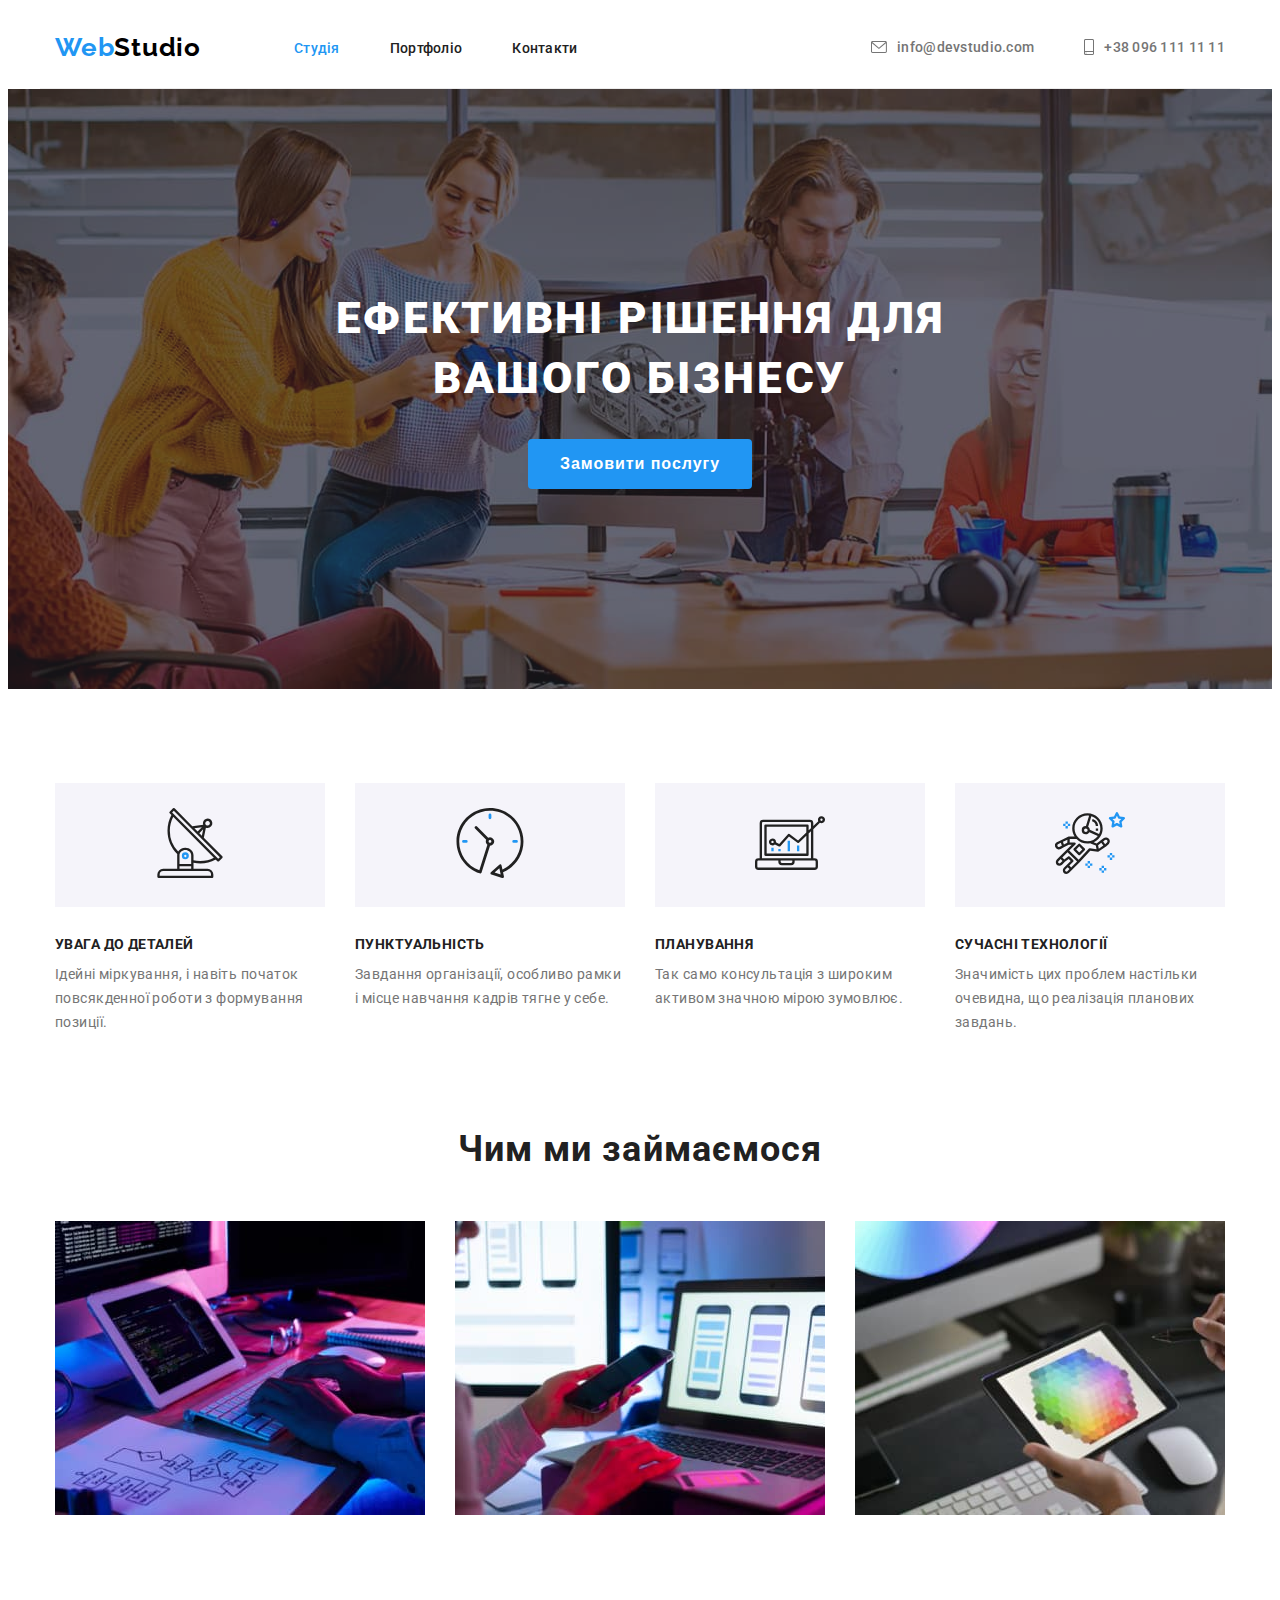
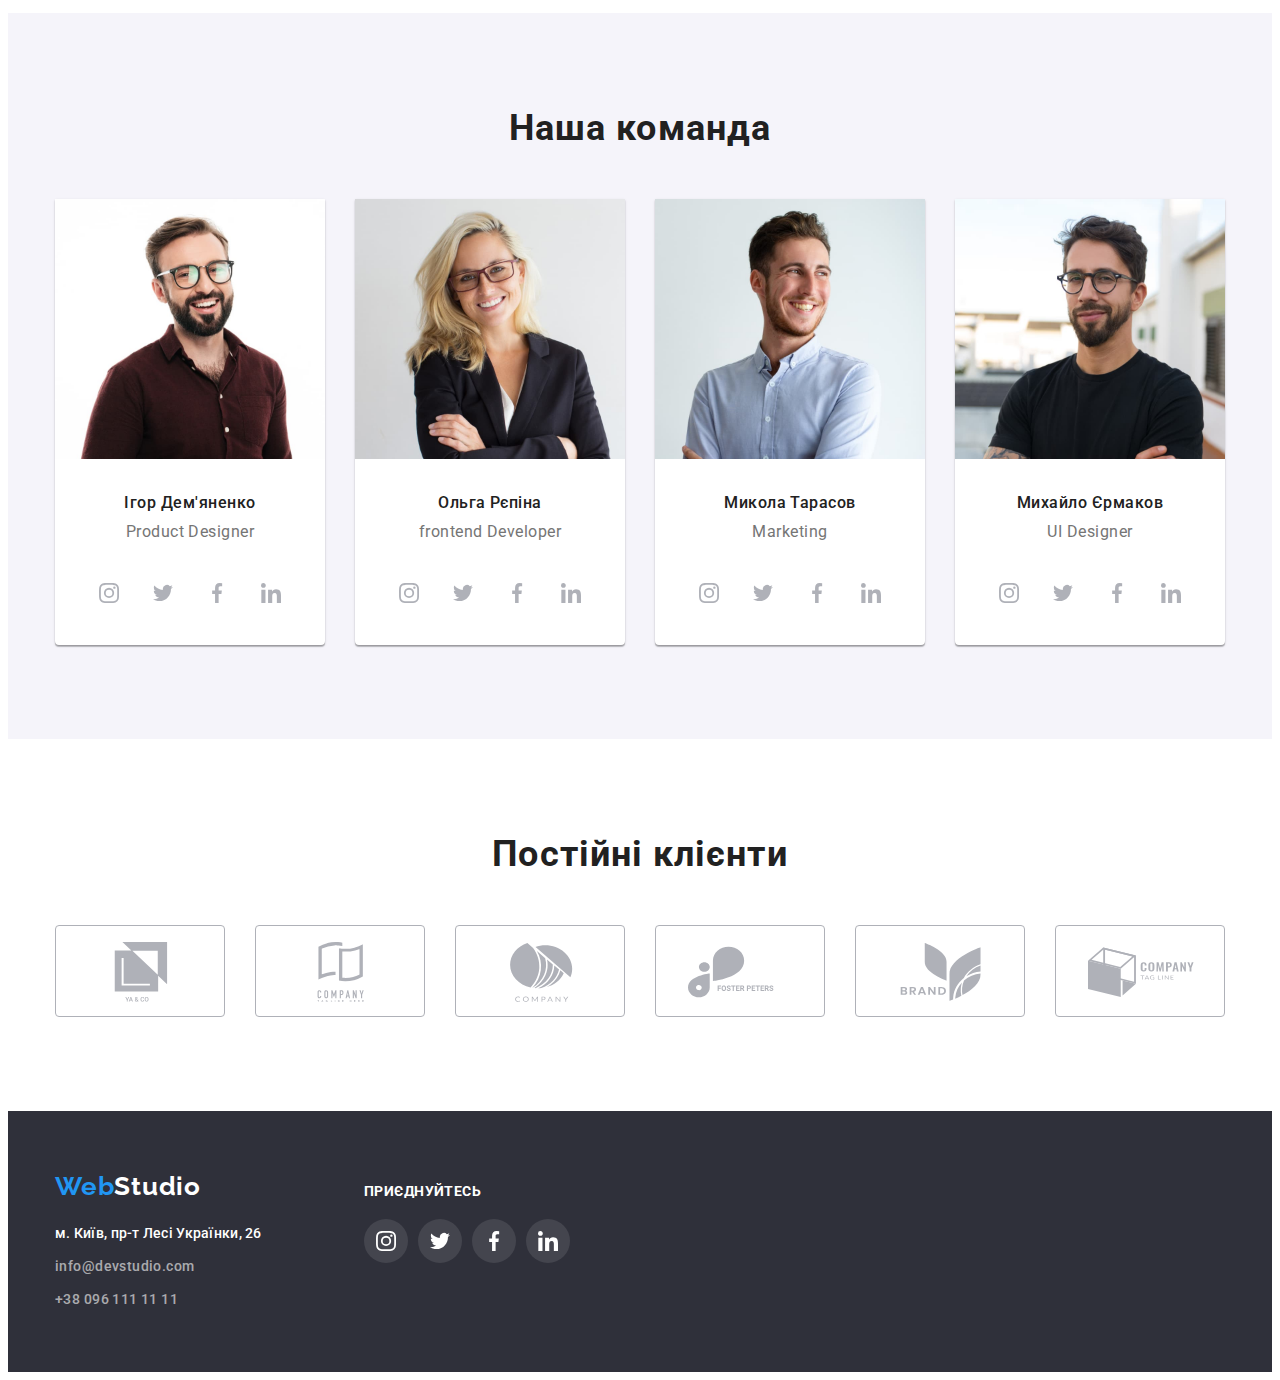
<file: index.html>
<!DOCTYPE html>
<html lang="uk">
<head>
    <meta charset="UTF-8">
    <meta http-equiv="X-UA-Compatible" content="IE=edge">
    <meta name="viewport" content="width=, initial-scale=1.0">
    <title>Document</title>
    <link rel="preconnect" href="https://fonts.googleapis.com">
    <link rel="preconnect" href="https://fonts.gstatic.com" crossorigin>
    <link href="https://fonts.googleapis.com/css2?family=Raleway:wght@700&family=Roboto:wght@400;500;700;900&display=swap" rel="stylesheet">  
    <link rel="stylesheet" href="https://cdnjs.cloudflare.com/ajax/libs/modern-normalize/1.1.0/modern-normalize.min.css" integrity="sha512-wpPYUAdjBVSE4KJnH1VR1HeZfpl1ub8YT/NKx4PuQ5NmX2tKuGu6U/JRp5y+Y8XG2tV+wKQpNHVUX03MfMFn9Q==" crossorigin="anonymous" referrerpolicy="no-referrer" />
    <link rel="stylesheet" href="./css/styles.css"> 
</head>
<body>
    <header>        
        <!-- main menu  --> 
        <div class="container header">       
            <!-- logo -->           
            <a href="./index.html" class="logo"> <span class="logo-accent">Web</span>Studio </a>
            <!-- navigation -->
            <nav class="nav">                
                <ul class="nav-list">
                    <li class="nav-list-li"><a class="nav-item current" href="./index.html">Студія</a></li>
                    <li class="nav-list-li"><a  class="nav-item" href="./portfolio.html">Портфоліо</a></li>
                    <li class="nav-list-li"><a  class="nav-item" href="/contact">Контакти</a></li>        
                </ul>
            </nav>
            <!-- contacts -->
            <div class="contacts">
                <a href="mailto:info@devstudio.com" class="contact-link">
                    <div class="contact-icon">
                        <svg class="icon" width="16" height="12">                        
                            <use xlink:href="./images/icons.svg#icon-envelope"></use>       
                        </svg>                    
                        <span>info@devstudio.com</span>
                    </div>
                </a>  
                <a href="tel:+380961111111" class="contact-link">
                    <div class="contact-icon">
                        <svg class="icon" width="10" height="16">                        
                            <use xlink:href="./images/icons.svg#icon-smartphone"></use>     
                        </svg>                    
                        <span>+38 096 111 11 11</span>
                    </div>                                        
                </a>
            </div> 
        </div>          
    </header>                                              
    <main>                
        <!-- big header -->
        <section class="section hero">  
            <div class="container">           
                <h1 class="big-header">
                    Ефективні рішення для <br>вашого бізнесу
                </h1>
                <button type="button" class="button-accent">
                    Замовити послугу
                </button> 
            </div>         
        </section>       
        <!-- features name-->
        <section class="section">
            <div class="container">           
                <ul class="list-features">                                      
                    <li class="list-features-li">
                        <div class="features-icon-container">
                            <svg class="icon" width="70" height="70">                      
                                <use xlink:href="./images/icons.svg#icon-antenna1"></use>  
                            </svg> 
                        </div>
                        <h3 class="list-features-name">УВАГА ДО ДЕТАЛЕЙ</h3>
                        <p class="list-features-text">Ідейні міркування, і навіть початок повсякденної роботи з формування позиції.</p>
                    </li>                                                                                    
                    <li class="list-features-li">
                        <div class="features-icon-container">
                            <svg class="icon" width="70" height="70">                    
                                <use xlink:href="./images/icons.svg#icon-clock2"></use>  
                            </svg> 
                        </div> 
                        <h3 class="list-features-name">ПУНКТУАЛЬНІСТЬ</h3>
                        <p class="list-features-text">Завдання організації, особливо рамки і місце навчання кадрів тягне у себе.</p>
                    </li>                 
                    <li class="list-features-li">
                        <div class="features-icon-container">
                            <svg class="icon" width="70" height="70">                    
                                <use xlink:href="./images/icons.svg#icon-diagram3"></use>
                            </svg> 
                        </div> 

                        <h3 class="list-features-name">ПЛАНУВАННЯ</h3>
                        <p class="list-features-text">Так само консультація з широким активом значною мірою зумовлює.</p>
                    </li>
                    <li class="list-features-li">
                        <div class="features-icon-container">
                            <svg class="icon" width="70" height="70">                      
                                <use xlink:href="./images/icons.svg#icon-astronaut4"></use>
                            </svg> 
                        </div> 
                        <h3 class="list-features-name">СУЧАСНІ ТЕХНОЛОГІЇ</h3>
                        <p class="list-features-text">Значимість цих проблем настільки очевидна, що реалізація планових завдань.</p>
                    </li>                                                                                                                                       
                 </ul> 
            </div>  
        </section>
        <!-- what we do -->
        <section class="section what-do">
            <div class="container"> 
                <h2 class="section-header">
                    Чим ми займаємося
                </h2>
                <!-- list photo what we do -->
                <ul class="list-do">
                    <li class="list-do-item">
                        <img src="images/work_computer.jpg" alt="человек за компьютером" width="370"> 
                    </li> 
                    <li class="list-do-item">
                        <img  src="images/tel_and_comp.jpg" alt="человек с телефоном у компьютера" width="370">  
                    </li>            
                    <li class="list-do-item">
                        <img src="images/stylus.jpg" alt="человек со стилусом" width="370">
                    </li>                 
                </ul>
            </div>
        </section>        
        <!-- our team -->
        <section class="section team">
            <div class="container"> 
                <h2 class="section-header">
                    Наша команда
                </h2>            
                <ul class="list-team">                   
                    <li class="list-team-item"> 
                        <img class="img-team" src="images/product_designer.jpg" alt="продакт дизайнер" width="270">                    
                        <h3 class="list-team-name">Ігор Дем'яненко</h3>
                        <p class="list-team-position" lang="en">Product Designer</p>
                        <ul class="social-links">                        
                            <li class="social-icon-container">
                                <a class="social-ref" href="#" target="_blank"  rel="noopener noreferrer">
                                    <svg class="icon ref" width="20" height="20">                        
                                        <use xlink:href="./images/icons.svg#icon-instagram"></use>    
                                    </svg> 
                                </a>
                            </li>
                            <li class="social-icon-container">
                                <a class="social-ref" href="#" target="_blank"  rel="noopener noreferrer">
                                    <svg class="icon ref" width="20" height="20">                        
                                        <use xlink:href="./images/icons.svg#icon-twitter"></use>    
                                    </svg> 
                                </a>
                            </li>
                            <li class="social-icon-container">
                                <a class="social-ref" href="#" target="_blank"  rel="noopener noreferrer">
                                    <svg class="icon ref" width="20" height="20">                   
                                        <use xlink:href="./images/icons.svg#icon-facebook"></use>
                                    </svg>
                                </a> 
                            </li>
                            <li class="social-icon-container">
                                <a class="social-ref" href="#" target="_blank"  rel="noopener noreferrer">
                                    <svg class="icon ref" width="20" height="20">                   
                                        <use xlink:href="./images/icons.svg#icon-linkedin"></use>
                                    </svg> 
                                </a>
                            </li>       
                        </ul>                       
                    </li>                                           
                    <li class="list-team-item">
                         <img class="img-team" src="images/frontend_developer.jpg" alt="фронтенд-розробник" width="270">
                         <h3 class="list-team-name">Ольга Рєпіна</h3>
                         <p class="list-team-position" lang="en">frontend Developer</p> 
                         <ul class="social-links">                        
                            <li class="social-icon-container">
                                <a class="social-ref" href="#" target="_blank"  rel="noopener noreferrer">
                                    <svg class="icon ref" width="20" height="20">                        
                                        <use xlink:href="./images/icons.svg#icon-instagram"></use>    
                                    </svg> 
                                </a>
                            </li>
                            <li class="social-icon-container">
                                <a class="social-ref" href="#" target="_blank"  rel="noopener noreferrer">
                                    <svg class="icon ref" width="20" height="20">                        
                                        <use xlink:href="./images/icons.svg#icon-twitter"></use>    
                                    </svg> 
                                </a>
                            </li>
                            <li class="social-icon-container">
                                <a class="social-ref" href="#" target="_blank"  rel="noopener noreferrer">
                                    <svg class="icon ref" width="20" height="20">                   
                                        <use xlink:href="./images/icons.svg#icon-facebook"></use>
                                    </svg>
                                </a> 
                            </li>
                            <li class="social-icon-container">
                                <a class="social-ref" href="#" target="_blank"  rel="noopener noreferrer">
                                    <svg class="icon ref" width="20" height="20">                   
                                        <use xlink:href="./images/icons.svg#icon-linkedin"></use>
                                    </svg> 
                                </a>
                            </li> 
                         </ul>      
                     </li>                  
                    <li class="list-team-item">                     
                        <img class="img-team" src="images/marketing.jpg" alt="маркетолог" width="270">    
                        <h3 class="list-team-name">Микола Тарасов</h3>
                        <p class="list-team-position" lang="en">Marketing</p> 
                        <ul class="social-links">                        
                            <li class="social-icon-container">
                                <a class="social-ref" href="#" target="_blank"  rel="noopener noreferrer">
                                    <svg class="icon ref" width="20" height="20">                        
                                        <use xlink:href="./images/icons.svg#icon-instagram"></use>    
                                    </svg> 
                                </a>
                            </li>
                            <li class="social-icon-container">
                                <a class="social-ref" href="#" target="_blank"  rel="noopener noreferrer">
                                    <svg class="icon ref" width="20" height="20">                        
                                        <use xlink:href="./images/icons.svg#icon-twitter"></use>    
                                    </svg> 
                                </a>
                            </li>
                            <li class="social-icon-container">
                                <a class="social-ref" href="#" target="_blank"  rel="noopener noreferrer">
                                    <svg class="icon ref" width="20" height="20">                   
                                        <use xlink:href="./images/icons.svg#icon-facebook"></use>
                                    </svg>
                                </a> 
                            </li>
                            <li class="social-icon-container">
                                <a class="social-ref" href="#" target="_blank"  rel="noopener noreferrer">
                                    <svg class="icon ref" width="20" height="20">                   
                                        <use xlink:href="./images/icons.svg#icon-linkedin"></use>
                                    </svg> 
                                </a>
                            </li>       
                        </ul>    
                    </li>
                       
                    <li class="list-team-item"> 
                       <img class="img-team" src="images/UI_Designer.jpg" alt="дизайнер інтерфейсу користувачів" width="270">       
                        <h3 class="list-team-name">Михайло Єрмаков</h3>
                        <p class="list-team-position" lang="en">UI Designer</p>  
                        <ul class="social-links">                        
                            <li class="social-icon-container">
                                <a class="social-ref" href="#" target="_blank"  rel="noopener noreferrer">
                                    <svg class="icon ref" width="20" height="20">                        
                                        <use xlink:href="./images/icons.svg#icon-instagram"></use>    
                                    </svg> 
                                </a>
                            </li>
                            <li class="social-icon-container">
                                <a class="social-ref" href="#" target="_blank"  rel="noopener noreferrer">
                                    <svg class="icon ref" width="20" height="20">                        
                                        <use xlink:href="./images/icons.svg#icon-twitter"></use>    
                                    </svg> 
                                </a>
                            </li>
                            <li class="social-icon-container">
                                <a class="social-ref" href="#" target="_blank"  rel="noopener noreferrer">
                                    <svg class="icon ref" width="20" height="20">                   
                                        <use xlink:href="./images/icons.svg#icon-facebook"></use>
                                    </svg>
                                </a> 
                            </li>
                            <li class="social-icon-container">
                                <a class="social-ref" href="#" target="_blank"  rel="noopener noreferrer">
                                    <svg class="icon ref" width="20" height="20">                   
                                        <use xlink:href="./images/icons.svg#icon-linkedin"></use>
                                    </svg> 
                                </a>
                            </li>       
                        </ul>                                                                  
                    </li> 
                </ul> 
            </div>   
        </section> 
        <!--clients-->   
        <section class="section">
            <div class="container"> 
                <h2 class="section-header">Постійні клієнти</h2>
                <div class="client-icons">
                    <a class="client-icon-ref" href="#" target="_blank"  rel="noopener noreferrer">
                        <div class="client-icon-container">
                            <svg class="icon icon-client" width="106" height="60">                
                                <use xlink:href="./images/icons.svg#icon-client1"></use>
                            </svg> 
                        </div> 
                     </a>
                     <a class="client-icon-ref" href="#" target="_blank"  rel="noopener noreferrer">
                        <div class="client-icon-container">
                            <svg class="icon icon-client" width="106" height="60">                
                                <use xlink:href="./images/icons.svg#icon-client2"></use>
                            </svg> 
                        </div> 
                     </a> 
                     <a class="client-icon-ref" href="#" target="_blank"  rel="noopener noreferrer">
                        <div class="client-icon-container">
                            <svg class="icon icon-client" width="106" height="60">                
                                <use xlink:href="./images/icons.svg#icon-client3"></use>
                            </svg> 
                        </div> 
                     </a>                                   
                     <a class="client-icon-ref" href="#" target="_blank"  rel="noopener noreferrer">
                        <div class="client-icon-container">
                            <svg class="icon icon-client" width="106" height="60">                
                             <use xlink:href="./images/icons.svg#icon-client4"></use>
                            </svg> 
                        </div> 
                     </a>  
                     <a class="client-icon-ref" href="#" target="_blank"  rel="noopener noreferrer">
                        <div class="client-icon-container">
                            <svg class="icon icon-client" width="106" height="60">                
                                <use xlink:href="./images/icons.svg#icon-client5"></use>
                            </svg> 
                        </div> 
                     </a>                                   
                     <a class="client-icon-ref" href="#" target="_blank"  rel="noopener noreferrer">
                        <div class="client-icon-container">
                            <svg class="icon icon-client" width="106" height="60">                
                                 <use xlink:href="./images/icons.svg#icon-client6"></use>
                            </svg> 
                        </div> 
                     </a>                                                                                                      
                </div>     
             </div>
        </section>    
    </main>
     <footer class="bg-footer">
        <div class="container footer"> 
            <div class="address-container">      
                <a href="./index.html" class="logo logo-color-change"> <span class="logo-accent">Web</span>Studio </a>             
                <address>
                    <ul class="address-footer">
                        <li class="address-footer-li">  <a href="https://www.google.com.ua/maps/place/%D0%B1%D1%83%D0%BB.+%D0%9B%D0%B5%D1%81%D0%B8+%D0%A3%D0%BA%D1%80%D0%B0%D0%B8%D0%BD%D0%BA%D0%B8,+26,+%D0%9A%D0%B8%D0%B5%D0%B2,+02000/@50.4265841,30.5361971,17z/data=!3m1!4b1!4m5!3m4!1s0x40d4cf0e033ecbe9:0x57a4dffefec77da0!8m2!3d50.4265807!4d30.5383858?hl=ru" target="_blank"  rel="noopener noreferrer" class="contact-link post-address">м. Київ, пр-т Лесі Українки, 26</a> </li>         
                        <li class="address-footer-li">  <a href="mailto:info@devstudio.com" class="contact-link link-footer">info@devstudio.com</a> </li>
                        <li class="address-footer-li">  <a href="tel:+380961111111" class="contact-link link-footer">+38 096 111 11 11</a>  </li>
                    </ul>                                     
                </address>
            </div>
            <div class="social-links-container">
                <p class="social-links-text">ПРИЄДНУЙТЕСЬ</p>
                <ul class="social-links list-footer">                        
                    <li class="social-icon-container">
                        <a class="social-ref footer" href="#" target="_blank"  rel="noopener noreferrer">
                            <svg class="icon ref footer" width="20" height="20">                        
                                <use xlink:href="./images/icons.svg#icon-instagram"></use>    
                            </svg> 
                        </a>
                    </li>
                    <li class="social-icon-container">
                        <a class="social-ref footer" href="#" target="_blank"  rel="noopener noreferrer">
                            <svg class="icon ref footer" width="20" height="20">                        
                                <use xlink:href="./images/icons.svg#icon-twitter"></use>    
                            </svg> 
                        </a>
                    </li>
                    <li class="social-icon-container">
                        <a class="social-ref footer" href="#" target="_blank"  rel="noopener noreferrer">
                            <svg class="icon ref footer" width="20" height="20">                   
                                <use xlink:href="./images/icons.svg#icon-facebook"></use>
                            </svg>
                        </a> 
                    </li>
                    <li class="social-icon-container">
                        <a class="social-ref footer" href="#" target="_blank"  rel="noopener noreferrer">
                            <svg class="icon ref footer" width="20" height="20">                   
                                <use xlink:href="./images/icons.svg#icon-linkedin"></use>
                            </svg> 
                        </a>
                    </li>       
                </ul>
            </div>
        </div>
    </footer>
</body>
</html>
</file>
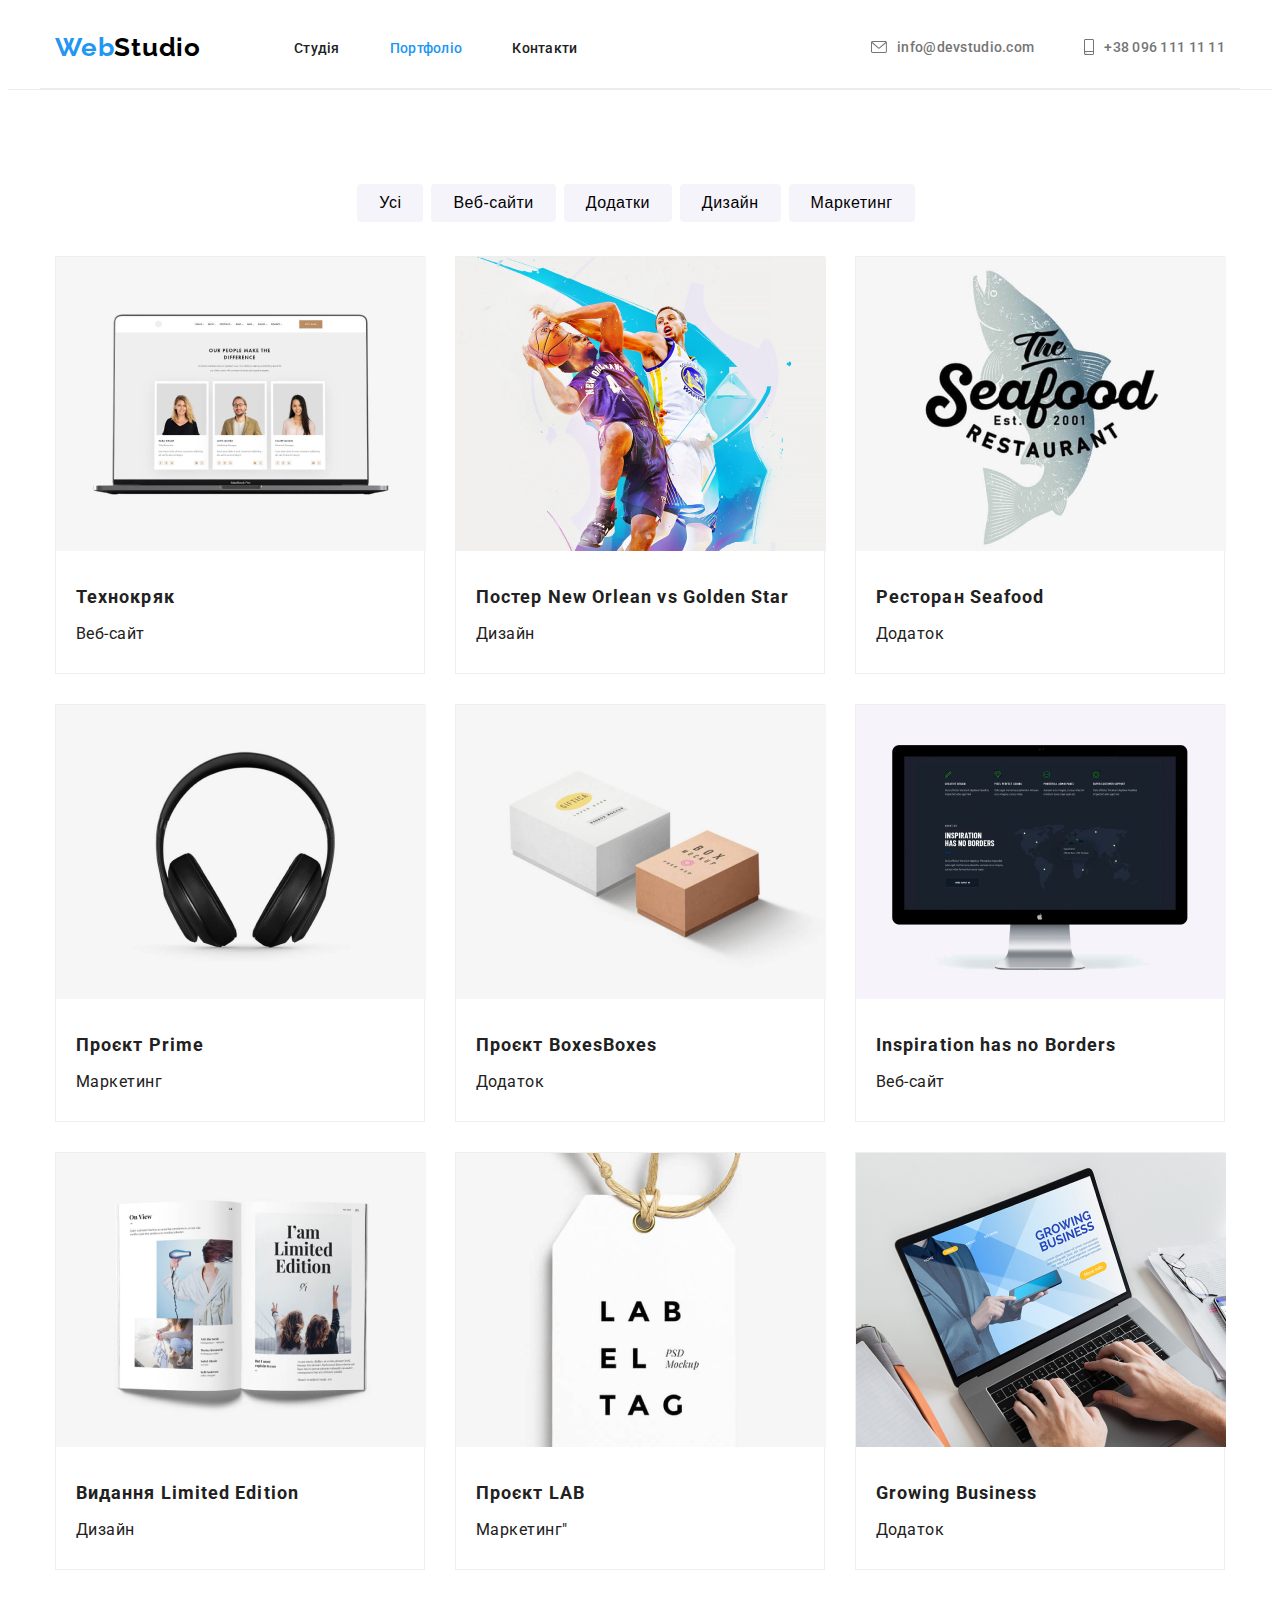
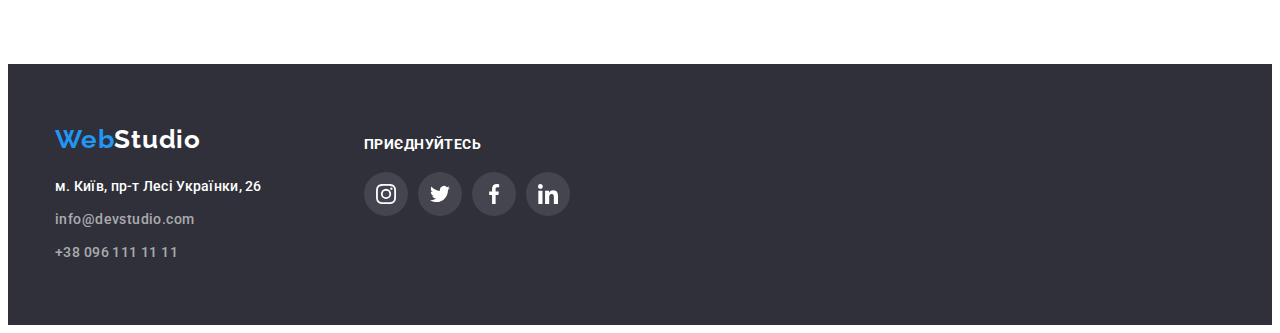
<file: portfolio.html>
<!DOCTYPE html>
<html lang="uk">
<head>
    <meta charset="UTF-8">
    <meta http-equiv="X-UA-Compatible" content="IE=edge">
    <meta name="viewport" content="width=device-width, initial-scale=1.0">
    <title>Document</title>  
    <link rel="preconnect" href="https://fonts.googleapis.com">
    <link rel="preconnect" href="https://fonts.gstatic.com" crossorigin>
    <link href="https://fonts.googleapis.com/css2?family=Raleway:wght@700&family=Roboto:wght@400;500;700;900&display=swap" rel="stylesheet">      
    <link rel="stylesheet" href="https://cdnjs.cloudflare.com/ajax/libs/modern-normalize/1.1.0/modern-normalize.min.css" integrity="sha512-wpPYUAdjBVSE4KJnH1VR1HeZfpl1ub8YT/NKx4PuQ5NmX2tKuGu6U/JRp5y+Y8XG2tV+wKQpNHVUX03MfMFn9Q==" crossorigin="anonymous" referrerpolicy="no-referrer" />
    <link rel="stylesheet" href="./css/styles.css">
</head>
<body>
    <header class="header"> 
        <div class="container header">       
            <!-- logo -->           
            <a href="./index.html" class="logo"> <span class="logo-accent">Web</span>Studio </a>
            <!-- navigation -->
            <nav class="nav">                
                <ul class="nav-list">
                    <li class="nav-list-li"><a class="nav-item" href="./index.html">Студія</a></li>
                    <li class="nav-list-li"><a class="nav-item current" href="./portfolio.html">Портфоліо</a></li>
                    <li class="nav-list-li"><a class="nav-item" href="/contact">Контакти</a></li>        
                </ul>
            </nav>
            <!-- contacts -->
            <div class="contacts">
                <a href="mailto:info@devstudio.com" class="contact-link">
                    <div class="contact-icon">
                        <svg class="icon" width="16" height="12">                        
                            <use xlink:href="./images/icons.svg#icon-envelope"></use>       
                        </svg>                    
                        <span>info@devstudio.com</span>
                    </div>
                </a>  
                <a href="tel:+380961111111" class="contact-link">
                    <div class="contact-icon">
                        <svg class="icon" width="10" height="16">                        
                            <use xlink:href="./images/icons.svg#icon-smartphone"></use>     
                        </svg>                    
                        <span>+38 096 111 11 11</span>
                    </div>                                        
                </a>
            </div> 
        </div>                        
         
    </header>                                              
    <main>
        <!-- our projects-->      
        <!-- filter by project types -->  
        <section class="section">   
           <div class="container">
               <ul class="project-filter">
                   <li class="button-li"> <button type="button" class="button">Усі</button> </li>
                   <li class="button-li"> <button type="button" class="button">Веб-сайти</button> </li>
                   <li class="button-li"> <button type="button" class="button">Додатки</button> </li>
                   <li class="button-li"> <button type="button" class="button">Дизайн</button> </li>
                   <li class="button-li"> <button type="button" class="button">Маркетинг</button> </li>
               </ul>
               <!--  list of project types -->
               <ul class="project-types">
                   <li class="project-types-li">                       
                        <a href="" class="project-link">
                        <img class="project-link-img" src="./images/img_1.jpg" alt="Приклад зробленого Веб-сайту Технокряк" width="370">
                            <div class="card-description">
                                <h2 class="project-name">Технокряк</h2>
                                <p class="project-type">Веб-сайт</p>
                            </div> 
                        </a>                          
                   </li>
                   <li class="project-types-li">                     
                       <a href="" class="project-link">
                           <img class="project-link-img" src="./images/img_2.jpg" alt="Приклад розробленего дизайну" width="370">
                           <div class="card-description">
                                <h2 class="project-name">Постер <span lang="en">New Orlean vs Golden Star</span> </h2>
                                <p class="project-type">Дизайн</p> 
                           </div>
                       </a> 
                   </li>
                   <li class="project-types-li"> 
                       <a href="" class="project-link">
                           <img class="project-link-img" src="./images/img_3.jpg" alt="Приклад зробленого додатку" width="370">
                           <div class="card-description">
                                <h2 class="project-name">Ресторан <span lang="en">Seafood</span> </h2>
                                <p class="project-type">Додаток</p> 
                           </div>
                       </a> 
                   </li>
                   <li class="project-types-li"> 
                       <a href="" class="project-link">
                           <img class="project-link-img" src="./images/img_4.jpg" alt="Приклад виконаного проекту з маркетингу" width="370">
                           <div class="card-description">
                                <h2 class="project-name">Проєкт <span lang="en">Prime</span> </h2>
                                <p class="project-type">Маркетинг</p>
                            </div> 
                       </a> 
                   </li>
                   <li class="project-types-li"> 
                       <a href="" class="project-link">
                           <img class="project-link-img" src="./images/img_5.jpg" alt="Приклад зробленого додатку" width="370">
                           <div class="card-description">
                                <h2 class="project-name">Проєкт Boxes<span lang="en">Boxes</span> </h2>
                                <p class="project-type">Додаток</p> 
                            </div>
                       </a> 
                   </li>
                   <li class="project-types-li"> 
                       <a href="" class="project-link">
                           <img class="project-link-img" src="./images/img_6.jpg" alt="Приклад зробленого Веб-сайту" width="370">
                           <div class="card-description">
                                <h2  class="project-name" lang="en">Inspiration has no Borders</h2>
                                <p class="project-type">Веб-сайт</p>
                            </div> 
                       </a> 
                   </li>
                   <li class="project-types-li"> 
                       <a href="" class="project-link">
                           <img class="project-link-img" src="./images/img_7.jpg" alt="Приклад розробленего дизайну" width="370">
                           <div class="card-description">
                                <h2  class="project-name">Видання <span lang="en">Limited Edition </span> </h2>
                                <p class="project-type">Дизайн</p> 
                            </div>
                       </a> 
                   </li>
                   <li class="project-types-li"> 
                       <a href="" class="project-link">
                           <img class="project-link-img" src="./images/img_8.jpg" alt="Приклад виконаного проекту з маркетингу" width="370">
                           <div class="card-description">
                                <h2 class="project-name">Проєкт <span lang="en">LAB</span> </h2>
                                <p class="project-type">Маркетинг"</p>
                            </div> 
                       </a> 
                   </li>
                   <li class="project-types-li"> 
                       <a href="" class="project-link">
                           <img class="project-link-img" src="./images/img_9.jpg" alt="Приклад зробленого додатку" width="370">
                           <div class="card-description">
                                <h2  class="project-name" lang="en">Growing Business</h2>
                                <p class="project-type">Додаток</p> 
                            </div>
                       </a> 
                   </li>
               </ul>  
            </div>
        </section>                   
    </main>
    <footer class="bg-footer">
        <div class="container footer"> 
            <div class="address-container">      
                <a href="./index.html" class="logo logo-color-change"> <span class="logo-accent">Web</span>Studio </a>             
                <address>
                    <ul class="address-footer">        
                        <li class="address-footer-li">  <a href="https://www.google.com.ua/maps/place/%D0%B1%D1%83%D0%BB.+%D0%9B%D0%B5%D1%81%D0%B8+%D0%A3%D0%BA%D1%80%D0%B0%D0%B8%D0%BD%D0%BA%D0%B8,+26,+%D0%9A%D0%B8%D0%B5%D0%B2,+02000/@50.4265841,30.5361971,17z/data=!3m1!4b1!4m5!3m4!1s0x40d4cf0e033ecbe9:0x57a4dffefec77da0!8m2!3d50.4265807!4d30.5383858?hl=ru" target="_blank"  rel="noopener noreferrer" class="contact-link post-address">м. Київ, пр-т Лесі Українки, 26</a> </li>  
                        <li class="address-footer-li">  <a href="mailto:info@devstudio.com" class="contact-link link-footer">info@devstudio.com</a> </li>     
                        <li class="address-footer-li">  <a href="tel:+380961111111" class="contact-link link-footer">+38 096 111 11 11</a>  </li>
                    </ul>  
                </address>
            </div>
            <div class="social-links-container">
                <p class="social-links-text">ПРИЄДНУЙТЕСЬ</p>
                <ul class="social-links list-footer">                        
                    <li class="social-icon-container">
                        <a class="social-ref footer" href="#" target="_blank"  rel="noopener noreferrer">
                            <svg class="icon ref footer" width="20" height="20">                        
                                <use xlink:href="./images/icons.svg#icon-instagram"></use>    
                            </svg> 
                        </a>
                    </li>
                    <li class="social-icon-container">
                        <a class="social-ref footer" href="#" target="_blank"  rel="noopener noreferrer">
                            <svg class="icon ref footer" width="20" height="20">                        
                                <use xlink:href="./images/icons.svg#icon-twitter"></use>    
                            </svg> 
                        </a>
                    </li>
                    <li class="social-icon-container">
                        <a class="social-ref footer" href="#" target="_blank"  rel="noopener noreferrer">
                            <svg class="icon ref footer" width="20" height="20">                   
                                <use xlink:href="./images/icons.svg#icon-facebook"></use>
                            </svg>
                        </a> 
                    </li>
                    <li class="social-icon-container">
                        <a class="social-ref footer" href="#" target="_blank"  rel="noopener noreferrer">
                            <svg class="icon ref footer" width="20" height="20">                   
                                <use xlink:href="./images/icons.svg#icon-linkedin"></use>
                            </svg> 
                        </a>
                    </li>       
                </ul>
            </div>
        </div>
    </footer>    
</body>
</html>
</file>
<file: css/styles.css>
/* !!!!!!!!!!!! COMMON STYLES !!!!!!!!!!!!!!*/
:root{ 
    --primary-text-color: #212121;    
    --secondary-text-color: #757575;
    --accent-text-color1: #ffffff;
    --accent-text-color2: #2196F3;  
    --bg-color: #2F303A;
    --contact-color-footer: rgba(255,255,255,0.6);
    --logo-color-text: #000000; 
    --logo-border: #ECECEC;
    --project-card-border:  #EEEEEE;
    --bg-btn: #F5F4FA; 
    --bg-team:  #F5F4FA; 
    --bg-icon-features:  #F5F4FA;
}

html {
    box-sizing: border-box;
  }
*,
*::before,
*::after {
  box-sizing: inherit;
}

h1,
h2,
h3,
p,
ul,
li
{
    padding: 0;
    margin: 0;
}
svg
{
	fill: currentColor;
}



body{ 
    font-family: Roboto, sans-serif;    
}
/* header (common)*/

.container{  
    max-width: 1200px;
    padding-left: 15px;
    padding-right: 15px;
    margin-left: auto;
    margin-right: auto;
}  
.container.header{  
    display: flex;
    padding-top: 24px;
    padding-bottom: 25px;
    align-items: center;
    justify-content: center;
}  
.header{
    border-bottom: 1px solid var(--logo-border);   
}
.logo-accent{
    color: var(--accent-text-color2);
}
.logo{   
   margin-right: 93px; 

    color: var(--logo-color-text);
    font-family: Raleway, sans-serif;
    font-style: 400;
    font-weight: 700;
    font-size: 26px;
    line-height: 1.19;
    letter-spacing: 0.03em;        
}

.nav-list{
    display: flex;     
}
.nav-list,.address-footer,.social-links{
    list-style-type: none;
}
.nav-item{   
    color: var(--primary-text-color);
    
    font-size: 14px;
    font-weight: 500;
    line-height: 1.14;
    letter-spacing: 0.02em;
    text-align: left;  
}
.nav-list-li:not(:last-child){
    margin-right: 50px;
}

.nav-item:hover,
.nav-item:focus{
    color: var(--accent-text-color2);    
}
.nav-item.current{
    color: var(--accent-text-color2);   
}
.logo,.nav-item,.contact-link{
    text-decoration: none;
}
.contacts{
    display: flex;
    margin-left: auto;
}
.contact-icon{
    display: flex;
    gap: 10px;
    align-items: center;
    justify-content: center;     
}
.contact-link:not(:last-child){
    margin-right: 50px;      
   
 }
 
 .icon{
    object-fit:  cover;
    object-position: center;   
 }
 
   
 .icon:hover,
 .icon:focus{
    /* fill: var(--accent-text-color2);   */              
 }
 .icon-client,
 .icon.ref
 { 
    fill: #afb1b8; 
  }

 .icon.ref.footer
{
   fill: var(--accent-text-color1); 
 }
.icon.ref:hover,
 .icon.ref:focus{
   fill: var(--accent-text-color1);  
}
.social-ref{
    display: flex;
    align-items: center;
    justify-content: center;  
    width: 44px; 
    height: 44px;
    border-radius: 50%;
    background-color: var(--accent-text-color1);
}
.social-ref.footer{    
    background-color:rgba(255, 255, 255, 0.1);
    ;
}
.social-ref:hover,
.social-ref:focus{       
    background-color: var(--accent-text-color2);
}
.social-ref:hover svg,
.social-ref:focus svg{       
    background-color: var(--accent-text-color2);
    color: var(--accent-text-color1);    
    fill: currentColor;   
}
   
.contact-link{      


   color: var(--secondary-text-color);   
    font-size: 14px;
    font-weight: 500;
    line-height: 1.71;
    letter-spacing: 0.02em;
    text-align: left;      
}
.contact-link:hover,
.contact-link:focus,
.contact-link.link-footer:hover,
.contact-link.link-footer:focus,
.contact-link.post-address:hover,
.contact-link.post-address:focus{
    color: var(--accent-text-color2);         
 }

/* main (common)*/

/* footer (common)*/
.container.footer{  
    display: flex;    
}  
.address-container{
    display: block;
}
.social-links.list-footer{
    justify-content: start;
    margin: 20px 0 0 0;    
}
.social-links-container{ 
    display: block;  
    margin-left: 70px;     
} 
.social-links-text{    
    margin-top: 12px;

    color: var(--accent-text-color1);   
    font-size: 14px;
    font-weight: 700;
    line-height: 16px;
    letter-spacing: 0.03em;
    text-align: left;
}
.bg-footer{
    background: var(--bg-color);
    padding-top: 60px;
    padding-bottom: 60px;
}
.logo-color-change{
    display: inline-block;   
    margin-bottom: 20px;

    color: var(--accent-text-color1);
}
.address-footer{ 
    width: 231px;
    font-style: 400;
    font-weight: 700;
    font-size: 14px;
    line-height: 1.7142;
    letter-spacing: 0.03em;          
}
.address-footer-li{
    font-style: normal;
}
.address-footer-li:not(:last-child){
    margin-bottom: 9px;
}
.contact-link.link-footer{        
    color: var(--contact-color-footer); 
    letter-spacing: 0.03em;       
}
.contact-link.post-address{
   /* margin-bottom: 9px; */

    color: var(--accent-text-color1);   
}
  
/* !!!!!!!!!!!! INDEX.HTML !!!!!!!!!!!!!!*/
/* main (index)*/
.section{
    padding-top:  94px;
    padding-bottom:  94px;  
}
.section.hero{ 
    margin: 0 auto;

    background-color: rgba(47, 48, 58, 0.4); 
    background-image:url(../images/overlay.png), url(../images/hero.jpg);
    background-size: cover;  
    background-repeat: no-repeat;
    background-position: center;    
    padding-top: 200px;
    padding-bottom: 200px;
    max-width: 1600px;     
}
.big-header{  
    display: block;     
    margin-bottom: 30px;
    justify-content: center;        
 
    color: var(--accent-text-color1);
    font-weight: 900;
    font-size: 44px;    
    line-height: 1.36;
    letter-spacing: 0.06em;
   text-align: center; 
    text-transform: uppercase;  
    }
.button-accent{
    display: block;
    margin-left: auto;
    margin-right: auto;
    min-width: 216px;
    padding: 10px 32px;
   

    border: none;
    color: var(--accent-text-color1); 
    background-color: var(--accent-text-color2);  
    font-size: 16px;
    font-weight: 700;
    line-height: 1.88;
    letter-spacing: 0.06em;
    text-align: center;
    cursor: pointer; 
    border-radius: 4px;
}
.features-icon-container{
    padding: 25px 100px;
    margin-bottom: 30px;
    background: var(--bg-icon-features); 
}
.list-team{ 
    display: flex;  
} 
.list-features,.list-do,.list-team{
    list-style-type: none;
    display: flex;
    gap: 30px;
    flex-wrap: wrap;
}

 .list-features-li{
    width: 270px; 
 }
 .list-features-li:not(:last-child){
    width: 270px;     
 }
.list-features-name,.list-team-name{  
    color: var(--primary-text-color);
}
.list-features-name{        
    margin-bottom: 10px;
      
    font-size: 14px;
    font-weight: 700;   
    line-height: 1.14;
    letter-spacing: 0.03em;
    text-align: left;
}
.list-features-text,.list-team-position{
    color: var(--secondary-text-color);
}
.list-features-text{
    font-size: 14px;
    line-height: 1.71;
    letter-spacing: 0.03em;
    text-align: left;
}
.section.what-do{
    padding-top: 0;
}
.section-header{ 
    margin-bottom: 50px;

    color: var(--primary-text-color);  
    font-size: 36px;
    font-weight: 700;
    line-height: 1.17;
    letter-spacing: 0.03em;
    text-align: center;    
}
.list-do-item{

}
.list-do-item:not(:last-child){   
   /*  margin-right: 30px;  */   
}
.team{ 
    background-color: var(--bg-team);
}
.social-links{
    display: flex;
    gap: 10px;
    align-items: center;
    justify-content: center;
    flex-wrap: wrap;
    margin: 30px 32px;    
}
.social-icon-container{
    width: 44px;
    height: 44px;
    border-radius: 50%;
}
.list-team-item{
   background-color: var(--accent-text-color1);  
   box-shadow:  0px 1px 3px rgba(0, 0, 0, 0.12), 
   0px 1px 1px rgba(0, 0, 0, 0.14), 
   0px 2px 1px rgba(0, 0, 0, 0.2);
  
   border-radius: 0px 0px 4px 4px;
}
.list-team-item:not(:last-child){   
   /*  margin-right: 30px;  */   
}
.img-team{
    margin-bottom: 30px; 
}
.list-team-name{  
    margin-bottom: 10px;   
    
    font-size: 16px;
    font-weight: 500;
    line-height: 1.19;
    letter-spacing: 0.03em;
    text-align: center; 

}
.list-team-position{ 
    margin-bottom: 30px;

    font-size: 16px;
    line-height: 1.19;
    letter-spacing: 0.03em;
    text-align: center; 
}
.clients-header{
  
  
}
.client-icons{
    display: flex;
    gap: 30px;
    flex-wrap: wrap;
}
.client-icon-ref{
    width: 170px;
    height: 92px;
    padding: 16px 32px; 
    border: 1px solid rgba(175, 177, 184, 1);   
    border-radius: 4px; 
    color: var(--accent-text-color2);
}
.client-icon-container{
    display: flex;
    align-content: center;
    justify-content: center;
    width: 106px;
    height: 60px;  
}
.client-icon-ref:hover,
.client-icon-ref:focus{     
    border: 1px solid var(--accent-text-color2);   
}
.client-icon-ref:hover svg,
.client-icon-ref:focus svg{     
    color: (--accent-text-color2);  
    fill: currentColor; 
}

/* !!!!!!!!!!!! PORTFOLIO.HTML !!!!!!!!!!!!!!*/
/* main (portfolio)*/
.project-types,.project-filter{
    list-style-type: none;
}
.project-filter{    
    display: flex; 
    justify-content: center;  

     margin-bottom: 34px; 

   text-decoration: none;
}
.project-types{
    display: flex;
    flex-wrap: wrap;  
    gap: 30px 30px; 
}
.card-description{   
     padding: 24px 20px;   
}
.project-types-li{  
    /* margin-bottom: 30px; */
    /* margin-right: 30px;  */
    max-width: 370px;

    border: 1px solid var(--project-card-border);
    
}
.project-types-li:hover{      
   box-shadow: 0px 1px 1px rgba(0, 0, 0, 0.12), 
   0px 4px 4px rgba(0, 0, 0, 0.06), 
   1px 4px 6px rgba(0, 0, 0, 0.16);
}
   
.project-types-li:nth-child(3n){ 
   /*  margin-right: -30px;   */
} 
.project-link{
    display: block; 

    
    text-decoration: none;
    color:  var(--primary-text-color);     
}

.project-types-li:nth-last-child(-n+3){
   /*  margin-bottom: 0;    */     
  }

.button{ 
    display: flex;        
    padding: 6px 22px;
    margin-right: 8px; 

    background-color: var(--bg-btn);
    border: none;
    border-radius: 4px;
    cursor: pointer;   
    font-size: 16px;
    font-weight: 500;
    line-height: 1.625;
    letter-spacing: 0.03em; 
    justify-content: center;
          
}
/* button.spec{  */
/*     width: 120px;  */       
/* } */
.button:hover,
.button:focus{
    color: var(--accent-text-color1); 
    background-color: var(--accent-text-color2);
    box-shadow: 0px 3px 1px rgba(0, 0, 0, 0.1), 
    0px 1px 2px rgba(0, 0, 0, 0.08), 
    0px 2px 2px rgba(0, 0, 0, 0.12);   
}
.project-name{   
    font-size: 18px;
    font-weight: 700;
    line-height: 2;
    letter-spacing: 0.06em;    
}
.project-name{
    margin-bottom: 4px;
}

.project-type{ 
   /*  margin: 0; */
   /*  margin-bottom: 20px; */

    font-size: 16px;
    font-weight: 400;
    line-height: 1.88;
    letter-spacing: 0.03em;   
}
</file>
